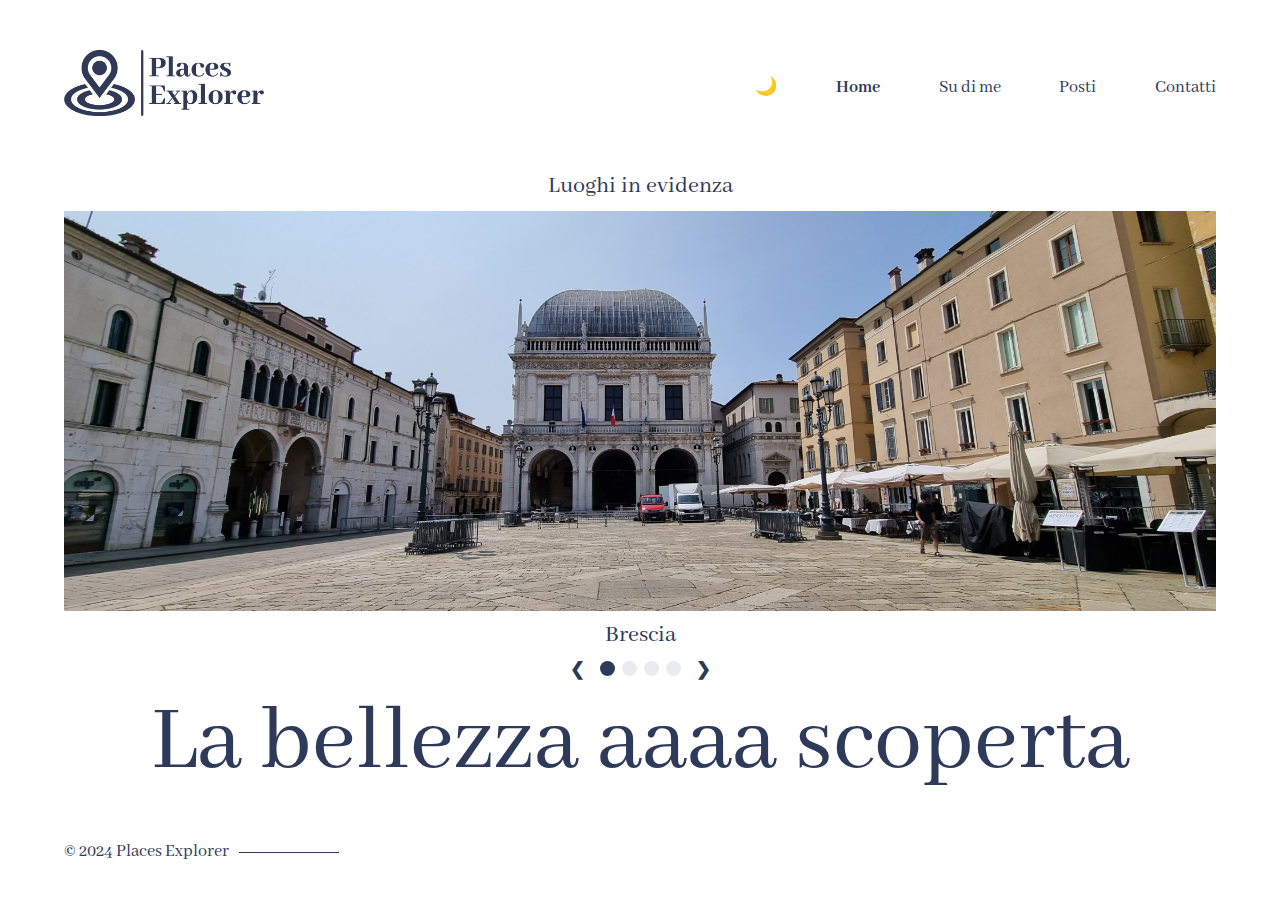
<file: index.html>
<!-- 
  problemi
- slideshow automatica non va
- dark mode non rimane attiva in tutti i siti (sessioni in js non vanno)
- dark mode incompleta
- provare a fare unico div che stampa tutte le immagini in modo dinamico da js nella slideshow dell'index
- possibile casella di ricerca per cercare luoghi (database che memorizza nomeluogo) usando ajax
-->


<!DOCTYPE html>
<html lang="it">
  <head>
    <meta charset="UTF-8" />
    <meta name="viewport" content="width=device-width, initial-scale=1.0" />
    <link rel="preconnect" href="https://fonts.googleapis.com" />
    <link rel="preconnect" href="https://fonts.gstatic.com" crossorigin />
    <link href='https://fonts.googleapis.com/css?family=Abhaya Libre' rel='stylesheet'>
    <link rel="icon" href="./favicon.ico" type="image/x-icon" />

    <link rel="stylesheet" href="css/style.css" />
    <link rel="stylesheet" href="css/index.css" />
    <script src="js/darkmode.js"></script>
    <script src="js/slideshow.js"></script>
    <title>PlacesExplorer | Home</title>

  </head>
  <body onload="cambioImg(1,4)">
    <div class="safe-area spaced-column">
      <nav>
        <div class="logo"><img src="img/logo.png" alt="Home" width="200" height="66"></div>
        <input type="checkbox" class="toggler" />
        <div class="hamburger"><div></div></div>
        <div class="menu">
          <button id="dark-switch" onclick="darkmode()">🌙</button>
          <a class="menu-item active" href="./index.html">Home</a>
          <a class="menu-item" href="./pages/about.html">Su di me</a>
          <a class="menu-item" href="./pages/places.html">Posti</a>
          <a class="menu-item" href="./pages/contacts.html">Contatti</a>
        </div>
      </nav>

      <br>
      <div class="text"><h3>Luoghi in evidenza</h3></div>
      <div class="content">
        <div class="slide-container">
          <div class="slide-image" id="1">
            <a href="pages/places.html"><img class="sl-image" src="./img/slideshow/1.jpg" style="width:100%"></a>
            <div class="text"><h3>Brescia</h3></div>
          </div>
      
          <div class="slide-image" id="2">
            <a href="pages/places.html"><img class="sl-image" src="./img/slideshow/2.jpg" style="width:100%"></a>
            <div class="text"><h3>Milano</h3></div>
          </div>
      
          <div class="slide-image" id="3">
            <a href="pages/places.html"><img class="sl-image" src="./img/slideshow/3.jpg" style="width:100%"></a>
            <div class="text"><h3>Roma</h3></div>
          </div>

          <div class="slide-image" id="4">
            <a href="pages/places.html"><img class="sl-image" src="./img/slideshow/4.jpg" style="width:100%"></a>
            <div class="text"><h3>Napoli</h3></div>
          </div>

          <br>
          <br>

          <div style="text-align:center">
            <span><a class="prev" onclick="cambioImg(-1,4)">❮</a></span>
            <span class="dot" onclick="cambioDot(1,4)"></span> 
            <span class="dot" onclick="cambioDot(2,4)"></span> 
            <span class="dot" onclick="cambioDot(3,4)"></span>
            <span class="dot" onclick="cambioDot(4,4)"></span>
            <span><a class="next" onclick="cambioImg(1,4)">❯</a></span>
          </div>
      
        </div>

        <br>
        <br>

        <h1 id="h1index">La bellezza aaaa scoperta</h1>
      </div>
      
      <div class="footer">© 2024 Places Explorer</div>
    </div>
  </body>
</html>
</file>
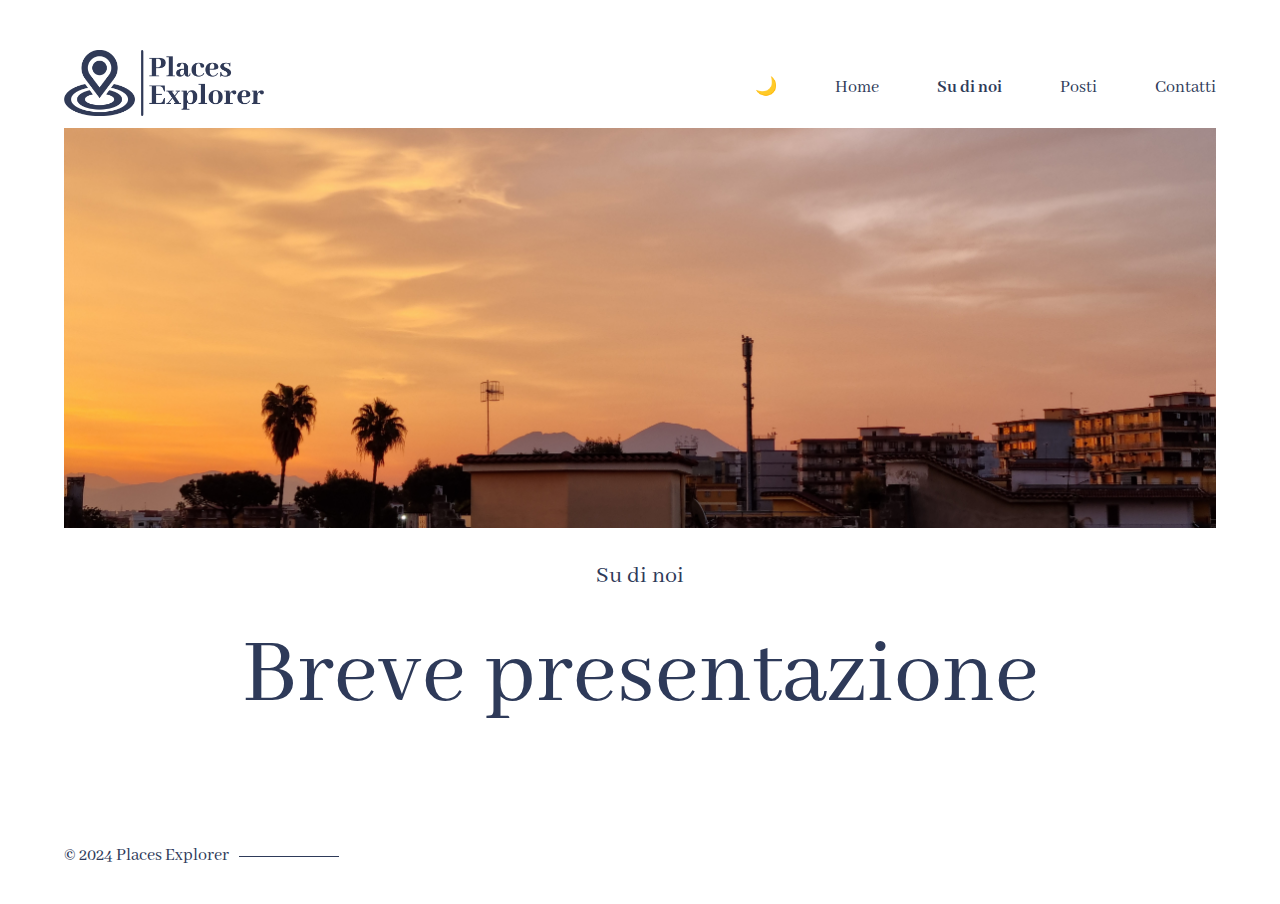
<file: pages/about.html>
<!DOCTYPE html>
<html lang="it">
  <head>
    <meta charset="UTF-8" />
    <meta http-equiv="X-UA-Compatible" content="IE=edge" />
    <meta name="viewport" content="width=device-width, initial-scale=1.0" />
    <link rel="preconnect" href="https://fonts.googleapis.com" />
    <link rel="preconnect" href="https://fonts.gstatic.com" crossorigin />
    <link href='https://fonts.googleapis.com/css?family=Abhaya Libre' rel='stylesheet'>
    <link rel="icon" href="../favicon.ico" type="image/x-icon" />
    <link rel="stylesheet" href="../css/style.css" />

    <script src="../js/darkmode.js"></script>
    <script src="../js/header-footer.js"></script>
    <title>PlacesExplorer | Su di noi</title>
  </head>
  <body onload="stampaHeader(); stampaFooter()">
    <div class="safe-area spaced-column">

      <div id="header"></div>

      <div class="content">
        <img class="main-image" src="../img/default.jpg"/>
        <h3>Su di noi</h3>
        <h1>Breve presentazione</h1>

        <br>
        <br>

        <!--<h3>Ciao a tutti! Una breve presentazione su di noi: siamo due ragazzi residenti in provincia di Brescia ccon una passione in comune: 
          saper trovare la bellezza in ogni luogo che visitiamo. Con le nostre foto ci poniamo l'obbiettivo di far riscoprire la bellezza che a causa della frenesia della vita quotidiana, 
          viene spesso messa in secondo piano. Per questo, da più di un anno gestiamo una pagina Instagram dove pubblichiamo (senza alcun tipo di modifica estetica) le foto più belle dei posti che visitiamo, 
          che siano foto di monumenti, panorami, foreste o semplicemente foto di tramonti incantevoli. 
          Con questo sito web vogliamo farci conoscere ancora più nel dettaglio e desideriamo ritagliarci questo nostro "spazio" tra noi e chi ci segue, in modo che i nostri follower 
          possano approfondire i luoghi che visitiamo e mettersi in contatto con noi per suggerimenti e idee su nuovi contenuti da pubblicare.</h3>
        <h3>-- Michele e Alan</h3>-->
      </div>

      <div id="footer"></div>
    </div>
  </body>
</html>
</file>
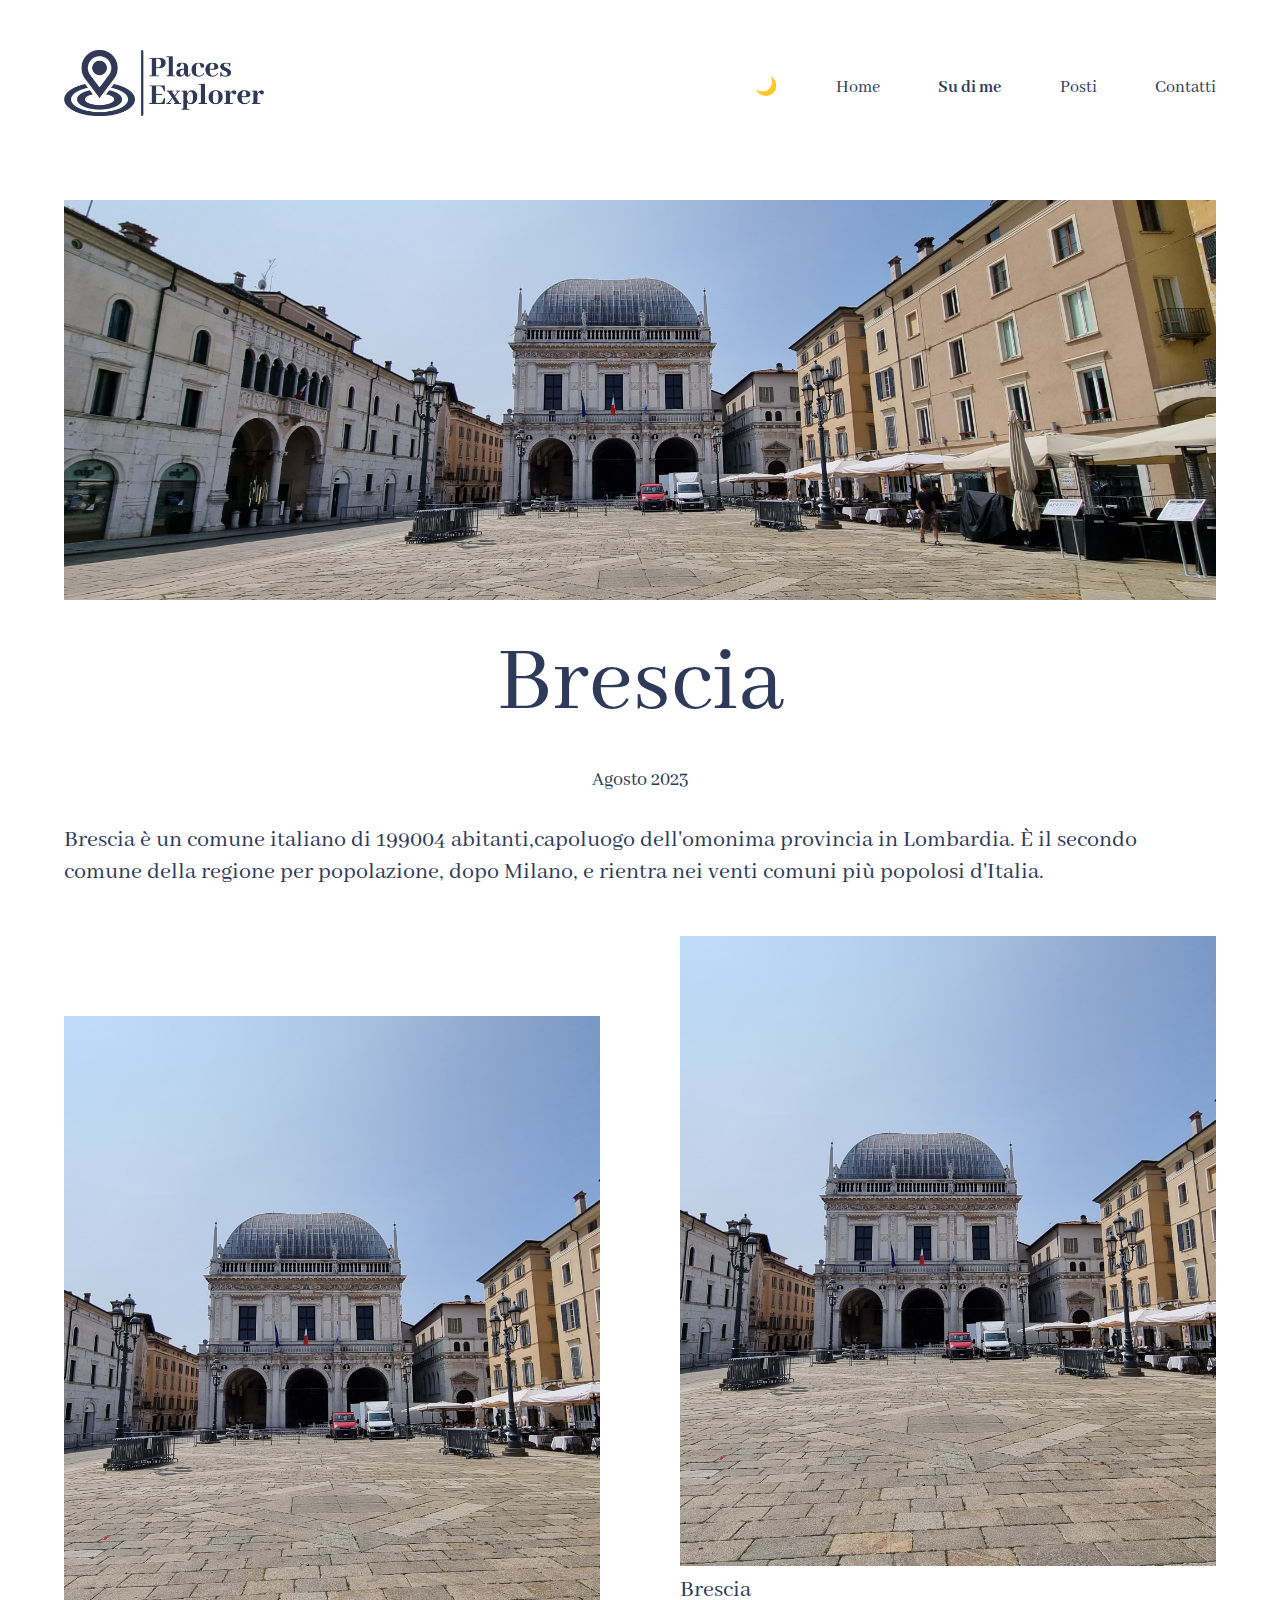
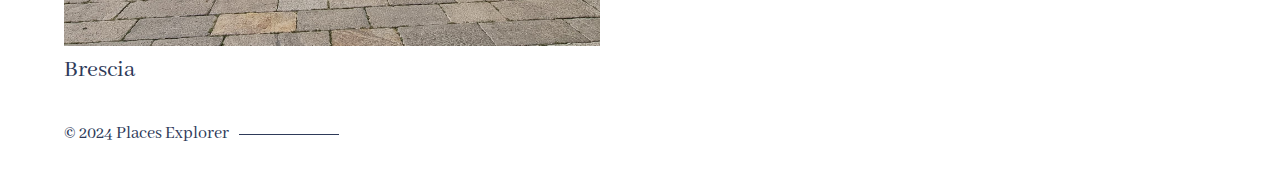
<file: pages/brescia.html>
<!DOCTYPE html>
<html lang="it">
  <head>
    <meta charset="UTF-8" />
    <meta http-equiv="X-UA-Compatible" content="IE=edge" />
    <meta name="viewport" content="width=device-width, initial-scale=1.0" />
    <link rel="preconnect" href="https://fonts.googleapis.com" />
    <link rel="preconnect" href="https://fonts.gstatic.com" crossorigin />
    <link href='https://fonts.googleapis.com/css?family=Abhaya Libre' rel='stylesheet'>
    <link rel="icon" href="../favicon.ico" type="image/x-icon" />
    <link rel="stylesheet" href="../css/style.css" />
    <link rel="stylesheet" href="../css/works.css" />
    <script src="../js/darkmode.js"></script>
    <title>PlacesExplorer | Brescia</title>
  </head>
  <body>
    <div class="safe-area spaced-column">
      <nav>
        <div class="logo"><a href="../index.html"><img src="../img/logo.png" alt="Home" width="200" height="66"></a></div>
        <input type="checkbox" class="toggler" />
        <div class="hamburger"><div></div></div>
        <div class="menu">
          <button id="dark-switch" onclick="darkmode()">🌙</button>
          <a class="menu-item" href="../index.html">Home</a>
          <a class="menu-item active" href="./about.html">Su di me</a>
          <a class="menu-item" href="./places.html">Posti</a>
          <a class="menu-item" href="./contacts.html">Contatti</a>
        </div>
      </nav>

      <br><br><br>

      <div class="content">
        <img
          class="main-image"
          src="../img/slideshow/1.jpg"
        />
        <h1>Brescia</h1>
        <h4>Agosto 2023</h4>
        <h3>
          Brescia è un comune italiano di 199004 abitanti,capoluogo dell'omonima provincia in Lombardia. 
          È il secondo comune della regione per popolazione, dopo Milano, e rientra nei venti comuni più popolosi d'Italia.
        </h3>
      </div>

      <br>
      <br>
       
      <div class="content">
        <div class="works-grid">
          <div class="work-item">
            <img src="../img/slideshow/1.jpg"/>
            <h3>Brescia</h3>
          </div>

          <div class="work-item">
            <img src="../img/slideshow/1.jpg"/>
            <h3>Brescia</h3>
          </div>
        </div>
      </div>
      <div class="footer">© 2024 Places Explorer</div> 
      </div>
    </div>
  </body>
</html>
</file>
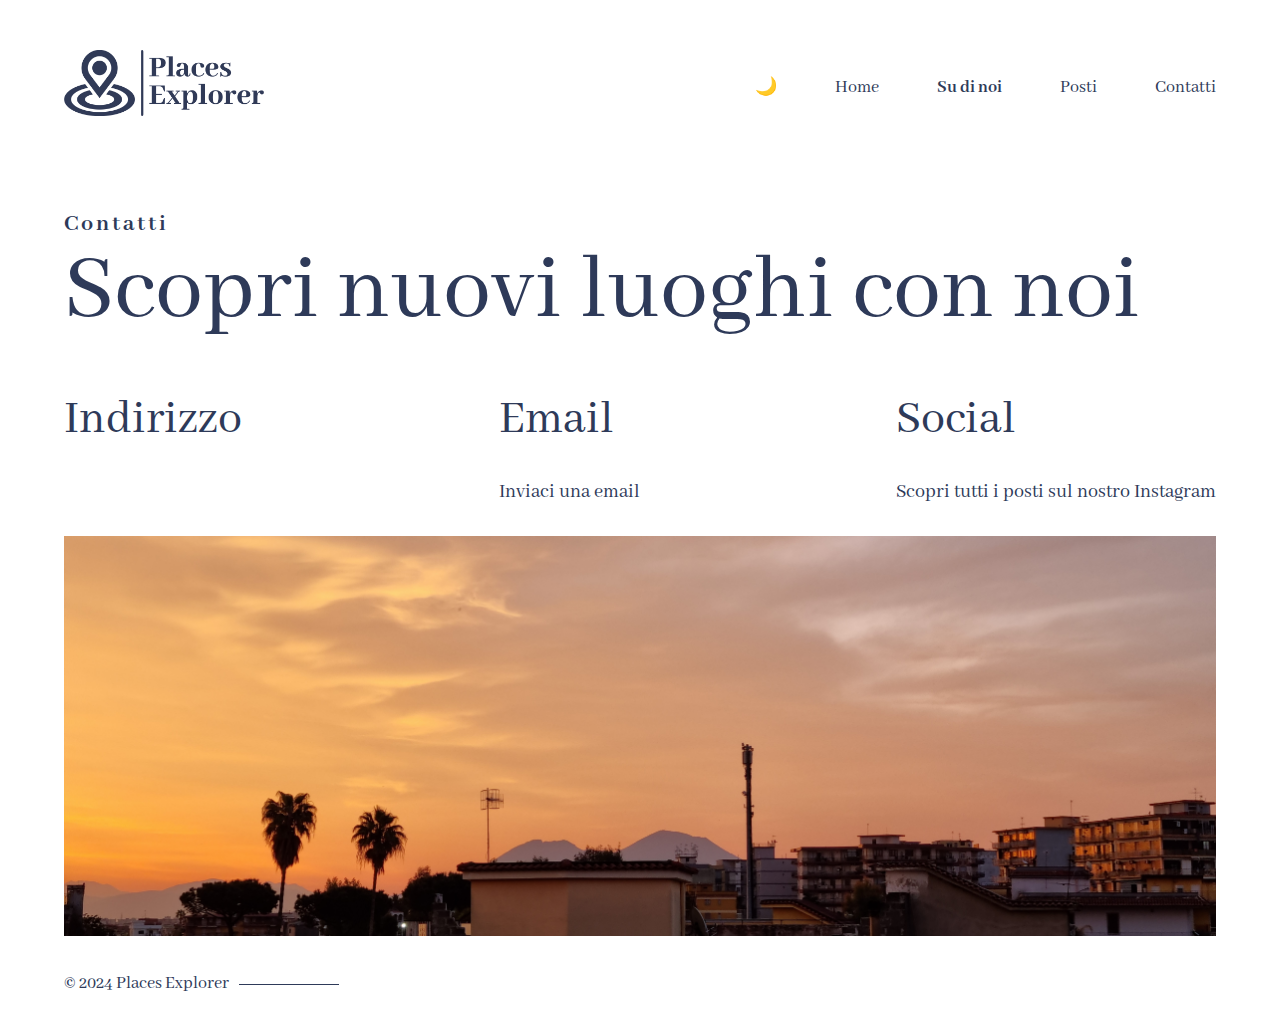
<file: pages/contacts.html>
<!DOCTYPE html>
<html lang="it">
  <head>
    <meta charset="UTF-8" />
    <meta http-equiv="X-UA-Compatible" content="IE=edge" />
    <meta name="viewport" content="width=device-width, initial-scale=1.0" />
    <link rel="preconnect" href="https://fonts.googleapis.com" />
    <link rel="preconnect" href="https://fonts.gstatic.com" crossorigin />
    <link href='https://fonts.googleapis.com/css?family=Abhaya Libre' rel='stylesheet'>
    <link rel="icon" href="../favicon.ico" type="image/x-icon" />
    <link rel="stylesheet" href="../css/style.css" />
    <link rel="stylesheet" href="../css/contacts.css" />

    <script src="../js/header-footer.js"></script>
    <script src="../js/darkmode.js"></script>
    <title>PlacesExplorer | Contatti</title>
  </head>
  <body onload="stampaHeader(); stampaFooter()">
    <div class="safe-area spaced-column">
      
      <div id="header"></div>

      <div class="content">
        <div class="title-block">
          <h3>Contatti</h3>
          <h1>Scopri nuovi luoghi con noi</h1>
        </div>
        <div class="contacts-section">
          <div class="contact-item">
            <h2>Indirizzo</h2>
            <!--<h4>Via Novagli 4, Roè Volciano (BS)</h4>-->
          </div>
          <div class="contact-item">
            <h2>Email</h2>
            <h4><a id="email" href="mailto:placesexplorer@gmail.com">Inviaci una email</a></h4>
          </div>
          <div class="contact-item">
            <h2>Social</h2>
            <h4><a id="dark-link" href="https://www.instagram.com/places.exe_/" target="_blank">Scopri tutti i posti sul nostro Instagram</a></h4>
          </div>
        </div>

        <img class="main-image" src="../img/default.jpg"/>
      </div>
      
      <div id="footer"></div>
    </div>
  </body>
</html>
</file>
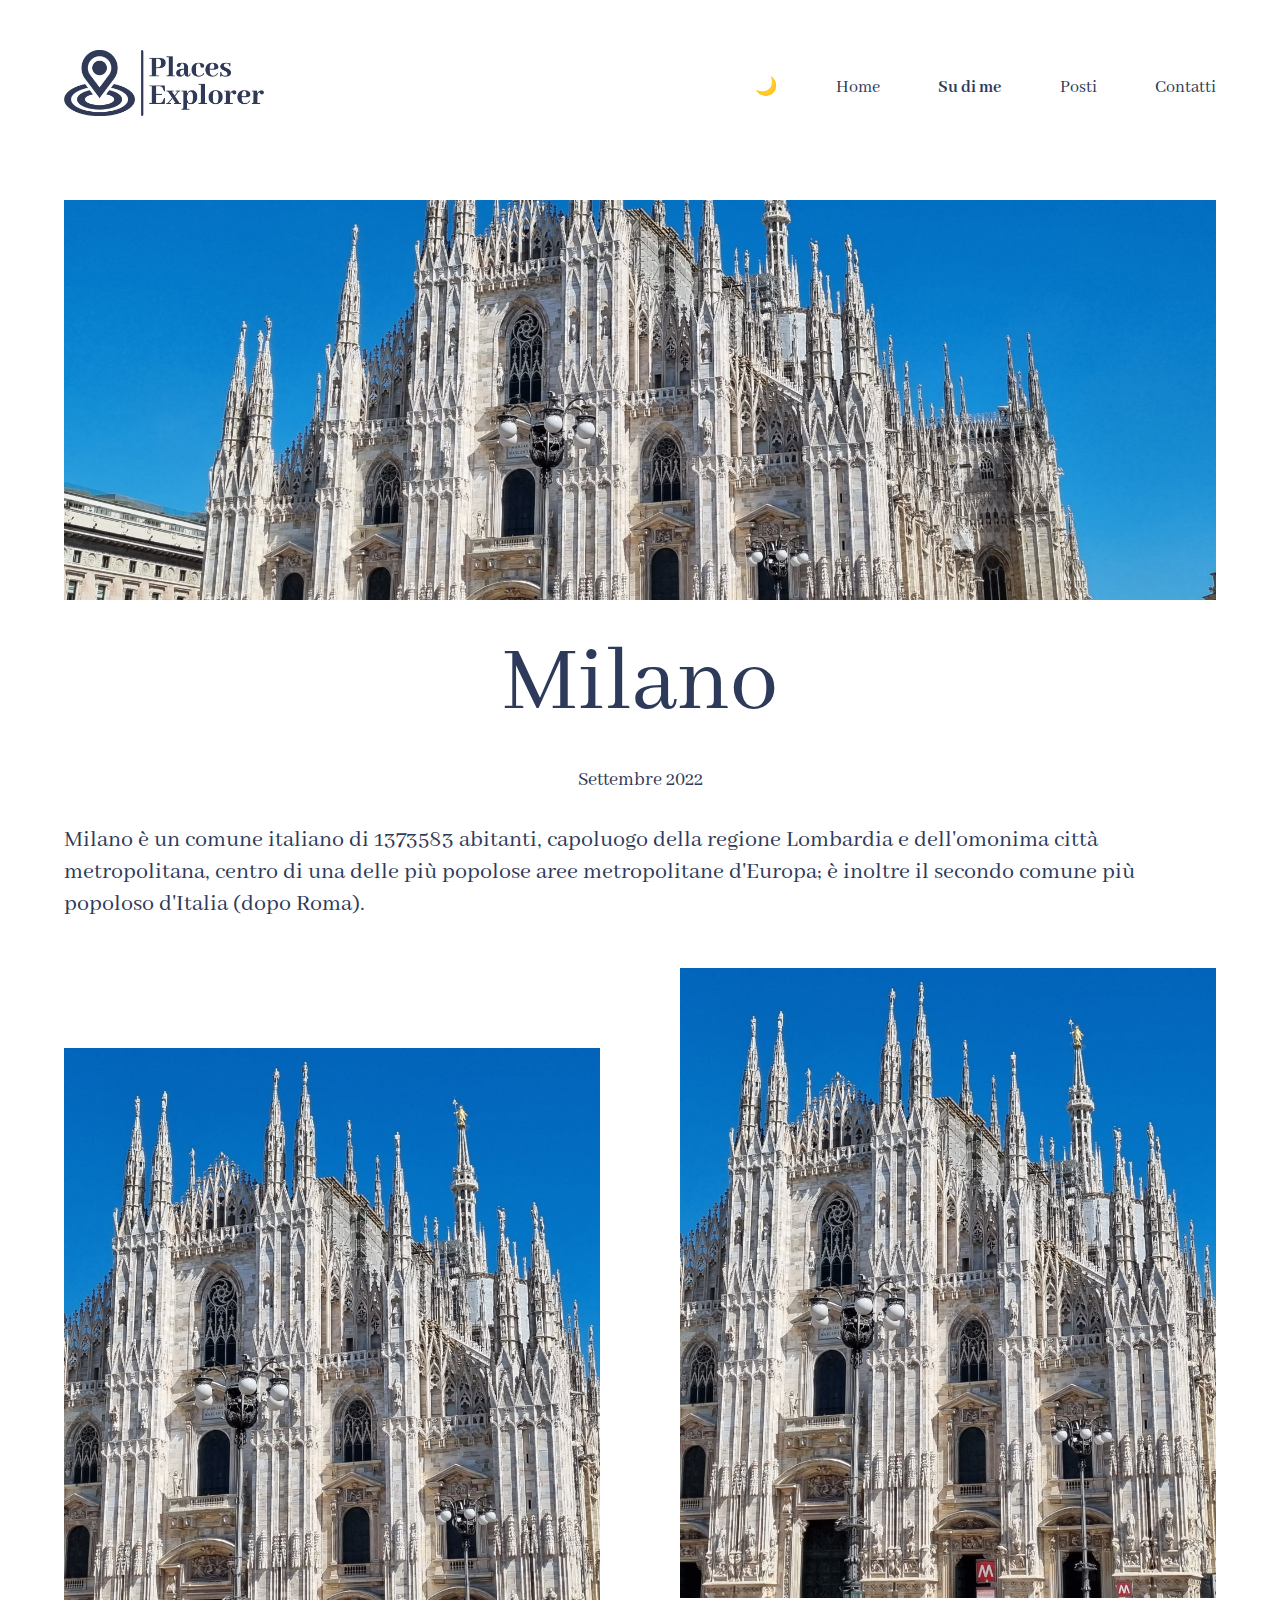
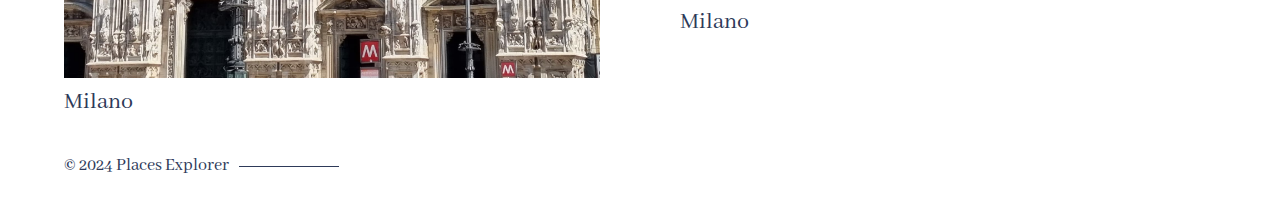
<file: pages/milano.html>
<!DOCTYPE html>
<html lang="it">
  <head>
    <meta charset="UTF-8" />
    <meta http-equiv="X-UA-Compatible" content="IE=edge" />
    <meta name="viewport" content="width=device-width, initial-scale=1.0" />
    <link rel="preconnect" href="https://fonts.googleapis.com" />
    <link rel="preconnect" href="https://fonts.gstatic.com" crossorigin />
    <link href='https://fonts.googleapis.com/css?family=Abhaya Libre' rel='stylesheet'>
    <link rel="icon" href="../favicon.ico" type="image/x-icon" />
    <link rel="stylesheet" href="../css/style.css" />
    <link rel="stylesheet" href="../css/works.css" />
    <script src="../js/darkmode.js"></script>
    <title>PlacesExplorer | Milano</title>
  </head>
  <body>
    <div class="safe-area spaced-column">
      <nav>
        <div class="logo"><a href="../index.html"><img src="../img/logo.png" alt="Home" width="200" height="66"></a></div>
        <input type="checkbox" class="toggler" />
        <div class="hamburger"><div></div></div>
        <div class="menu">
          <button id="dark-switch" onclick="darkmode()">🌙</button>
          <a class="menu-item" href="../index.html">Home</a>
          <a class="menu-item active" href="./about.html">Su di me</a>
          <a class="menu-item" href="./places.html">Posti</a>
          <a class="menu-item" href="./contacts.html">Contatti</a>
        </div>
      </nav>

      <br><br><br>

      <div class="content">
        <img
          class="main-image"
          src="../img/slideshow/2.jpg"
        />
        <h1>Milano</h1>
        <h4>Settembre 2022</h4>
        <h3>
          Milano è un comune italiano di 1373583 abitanti, capoluogo della regione Lombardia e dell'omonima città metropolitana, 
          centro di una delle più popolose aree metropolitane d'Europa; è inoltre il secondo comune più popoloso d'Italia (dopo Roma).
        </h3>
      </div>

      <br>
      <br>
       
      <div class="content">
        <div class="works-grid">
          <div class="work-item">
            <img src="../img/slideshow/2.jpg"/>
            <h3>Milano</h3>
          </div>

          <div class="work-item">
            <img src="../img/slideshow/2.jpg"/>
            <h3>Milano</h3>
          </div>
        </div>
      </div>
      <div class="footer">© 2024 Places Explorer</div>
      </div>
    </div>
  </body>
</html>
</file>
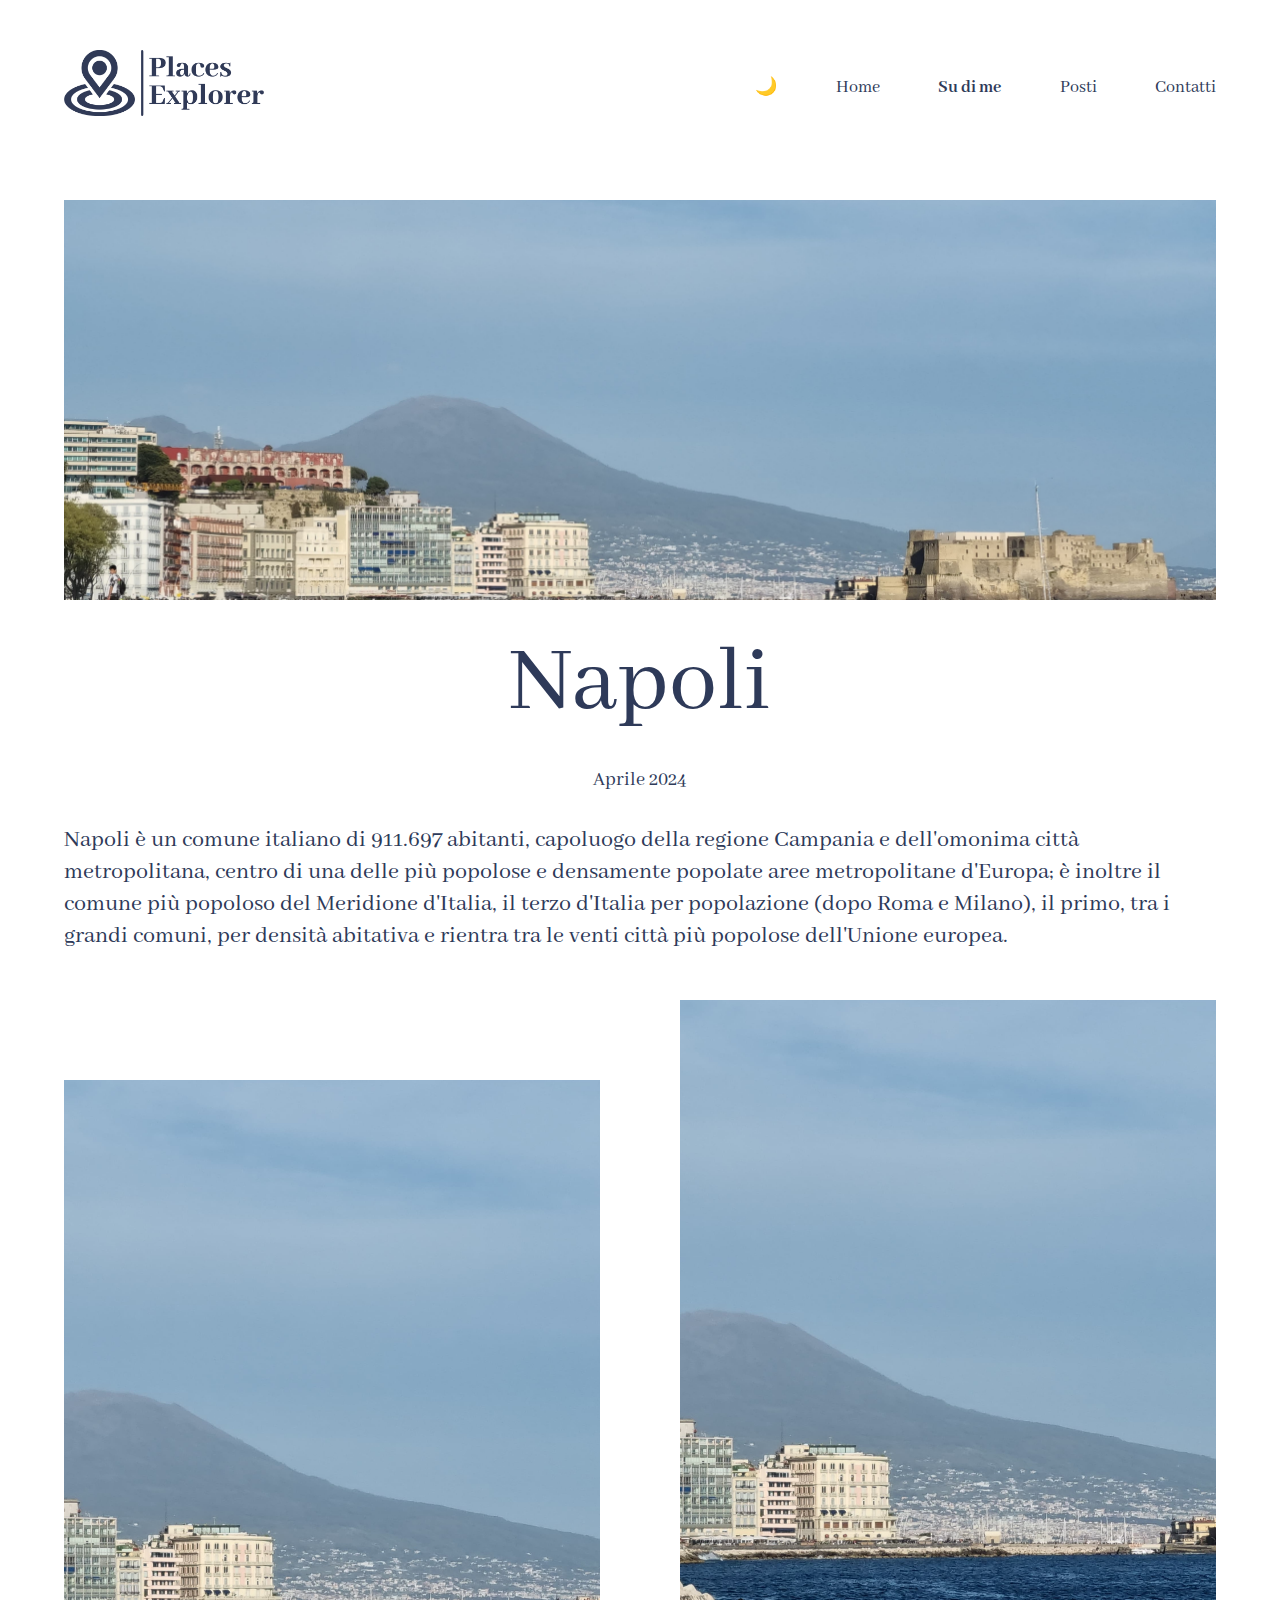
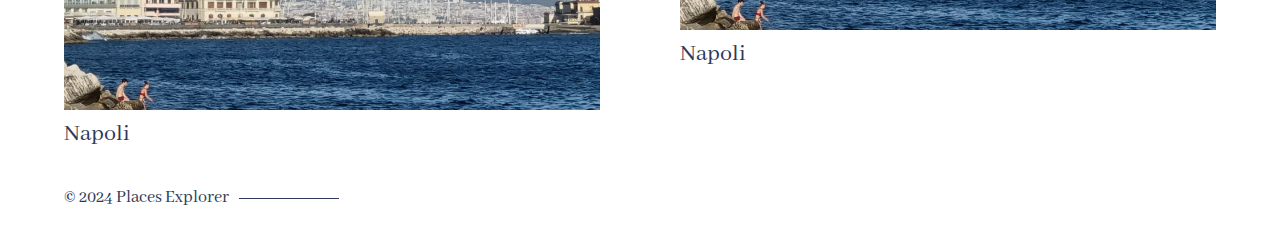
<file: pages/napoli.html>
<!DOCTYPE html>
<html lang="it">
  <head>
    <meta charset="UTF-8" />
    <meta http-equiv="X-UA-Compatible" content="IE=edge" />
    <meta name="viewport" content="width=device-width, initial-scale=1.0" />
    <link rel="preconnect" href="https://fonts.googleapis.com" />
    <link rel="preconnect" href="https://fonts.gstatic.com" crossorigin />
    <link href='https://fonts.googleapis.com/css?family=Abhaya Libre' rel='stylesheet'>
    <link rel="icon" href="../favicon.ico" type="image/x-icon" />
    <link rel="stylesheet" href="../css/style.css" />
    <link rel="stylesheet" href="../css/works.css" />
    <script src="../js/darkmode.js"></script>
    <title>PlacesExplorer | Napoli</title>
  </head>
  <body>
    <div class="safe-area spaced-column">
      <nav>
        <div class="logo"><a href="../index.html"><img src="../img/logo.png" alt="Home" width="200" height="66"></a></div>
        <input type="checkbox" class="toggler" />
        <div class="hamburger"><div></div></div>
        <div class="menu">
          <button id="dark-switch" onclick="darkmode()">🌙</button>
          <a class="menu-item" href="../index.html">Home</a>
          <a class="menu-item active" href="./about.html">Su di me</a>
          <a class="menu-item" href="./places.html">Posti</a>
          <a class="menu-item" href="./contacts.html">Contatti</a>
        </div>
      </nav>

      <br><br><br>

      <div class="content">
        <img
          class="main-image"
          src="../img/slideshow/4.jpg"
        />
        <h1>Napoli</h1>
        <h4>Aprile 2024</h4>
        <h3>
          Napoli è un comune italiano di 911.697 abitanti, capoluogo della regione Campania e dell'omonima città metropolitana, 
          centro di una delle più popolose e densamente popolate aree metropolitane d'Europa; 
          è inoltre il comune più popoloso del Meridione d'Italia, il terzo d'Italia per popolazione (dopo Roma e Milano), 
          il primo, tra i grandi comuni, per densità abitativa e rientra tra le venti città più popolose dell'Unione europea.
        </h3>
      </div>

      <br>
      <br>
       
      <div class="content">
        <div class="works-grid">
          <div class="work-item">
            <img src="../img/slideshow/4.jpg"/>
            <h3>Napoli</h3>
          </div>

          <div class="work-item">
            <img src="../img/slideshow/4.jpg"/>
            <h3>Napoli</h3>
          </div>
        </div>
      </div>
      <div class="footer">© 2024 Places Explorer</div>
      </div>
    </div>
  </body>
</html>
</file>
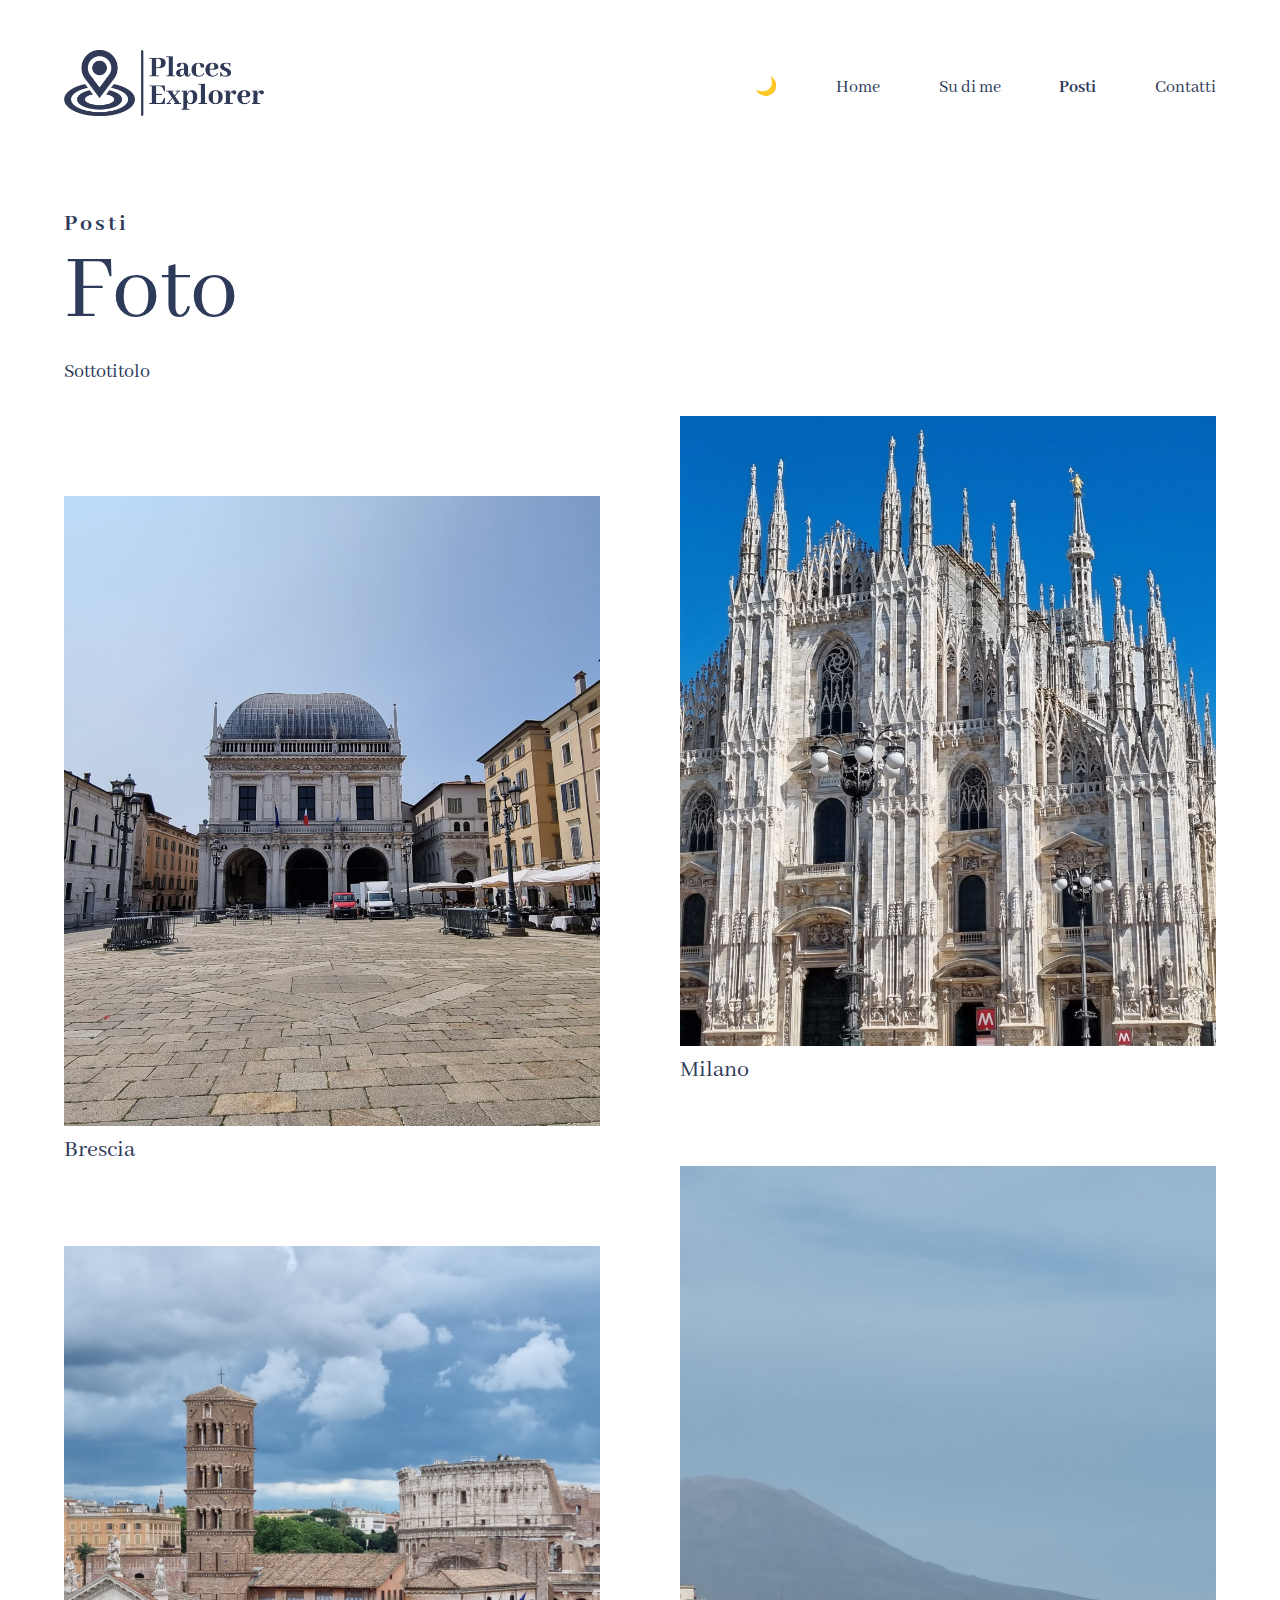
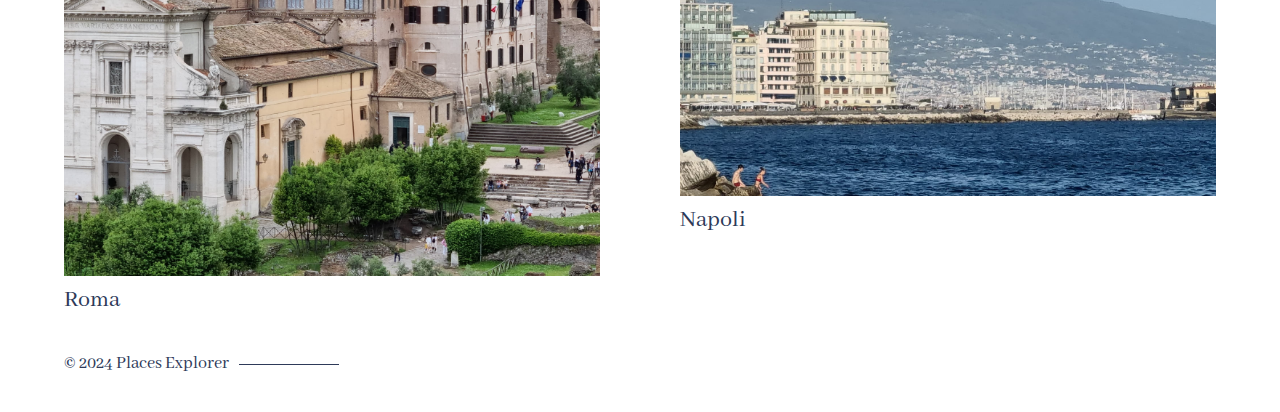
<file: pages/places.html>
<!DOCTYPE html>
<html lang="it">
  <head>
    <meta charset="UTF-8" />
    <meta http-equiv="X-UA-Compatible" content="IE=edge" />
    <meta name="viewport" content="width=device-width, initial-scale=1.0" />
    <link rel="preconnect" href="https://fonts.googleapis.com" />
    <link rel="preconnect" href="https://fonts.gstatic.com" crossorigin />
    <link href='https://fonts.googleapis.com/css?family=Abhaya Libre' rel='stylesheet'>
    <link rel="icon" href="../favicon.ico" type="image/x-icon" />
    <link rel="stylesheet" href="../css/style.css" />
    <link rel="stylesheet" href="../css/works.css" />
    <script src="../js/darkmode.js"></script>
    <title>PlacesExplorer | Posti</title>
  </head>
  <body>
    <div class="safe-area spaced-column">
      <nav>
        <div class="logo"><a href="../index.html"><img src="../img/logo.png" alt="Home" width="200" height="66"></a></div>
        <input type="checkbox" class="toggler" />
        <div class="hamburger"><div></div></div>
        <div class="menu">
          <button id="dark-switch" onclick="darkmode()">🌙</button>
          <a class="menu-item" href="../index.html">Home</a>
          <a class="menu-item" href="./about.html">Su di me</a>
          <a class="menu-item active" href="./places.html">Posti</a>
          <a class="menu-item" href="./contacts.html">Contatti</a>
        </div>
      </nav>
      <div class="content">
        <div class="title-block">
          <h3>Posti</h3>
          <h1>Foto</h1>
          <h4>Sottotitolo</h4>
        </div>
        <div class="works-grid">
          <div class="work-item">
            <a href="brescia.html"><img src="../img/slideshow/1.jpg"/></a>
            <h3>Brescia</h3>
          </div>

          <div class="work-item">
            <a href="milano.html"><img src="../img/slideshow/2.jpg"/></a>
            <h3>Milano</h3>
          </div>

          <div class="work-item">
            <a href="roma.html"><img src="../img/slideshow/3.jpg"/></a>
            <h3>Roma</h3>
          </div>

          <div class="work-item">
            <a href="napoli.html"><img src="../img/slideshow/4.jpg"/></a>
            <h3>Napoli</h3>
          </div>
        </div>
      </div>
      <div class="footer">© 2024 Places Explorer</div>
    </div>
  </body>
</html>
</file>
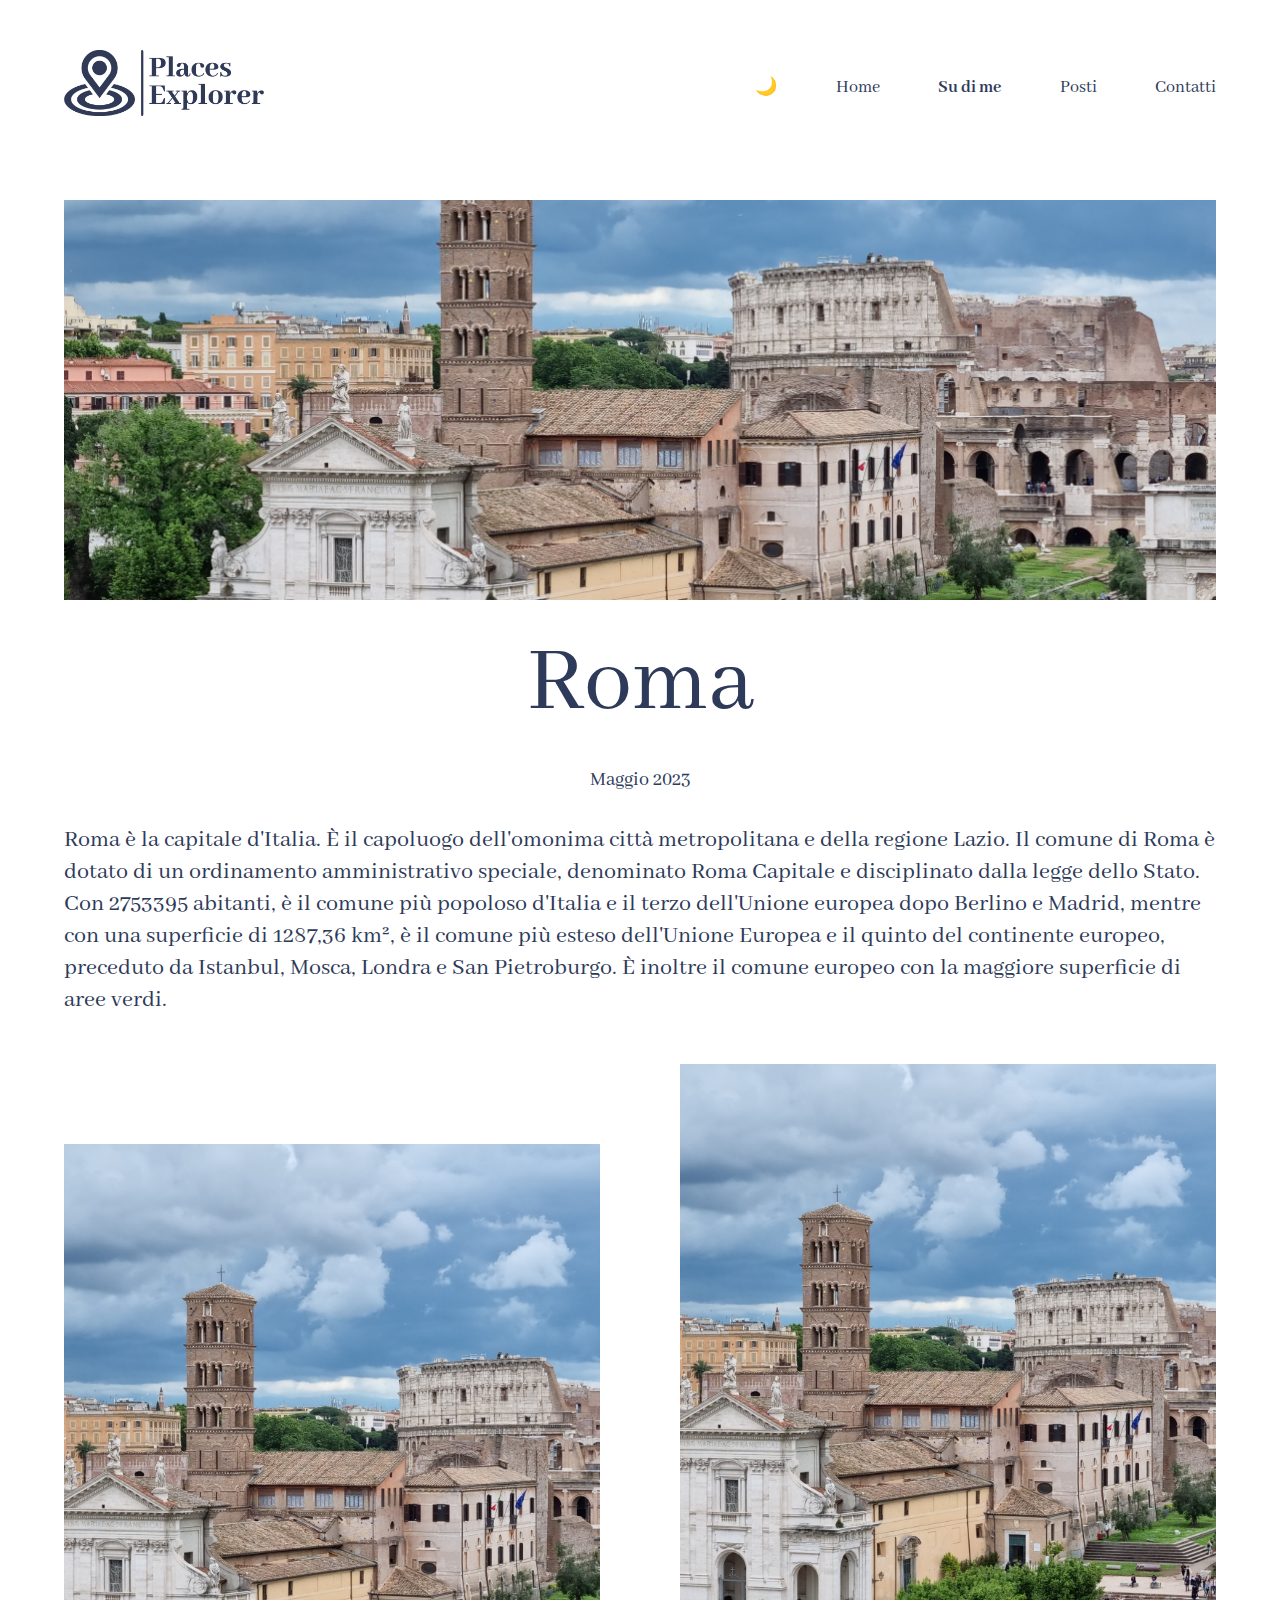
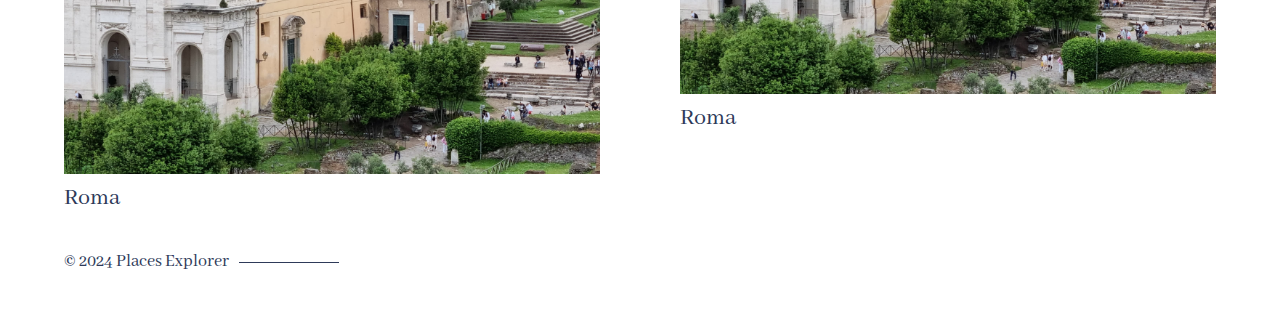
<file: pages/roma.html>
<!DOCTYPE html>
<html lang="it">
  <head>
    <meta charset="UTF-8" />
    <meta http-equiv="X-UA-Compatible" content="IE=edge" />
    <meta name="viewport" content="width=device-width, initial-scale=1.0" />
    <link rel="preconnect" href="https://fonts.googleapis.com" />
    <link rel="preconnect" href="https://fonts.gstatic.com" crossorigin />
    <link href='https://fonts.googleapis.com/css?family=Abhaya Libre' rel='stylesheet'>
    <link rel="icon" href="../favicon.ico" type="image/x-icon" />
    <link rel="stylesheet" href="../css/style.css" />
    <link rel="stylesheet" href="../css/works.css" />
    <script src="../js/darkmode.js"></script>
    <title>PlacesExplorer | Roma</title>
  </head>
  <body>
    <div class="safe-area spaced-column">
      <nav>
        <div class="logo"><a href="../index.html"><img src="../img/logo.png" alt="Home" width="200" height="66"></a></div>
        <input type="checkbox" class="toggler" />
        <div class="hamburger"><div></div></div>
        <div class="menu">
          <button id="dark-switch" onclick="darkmode()">🌙</button>
          <a class="menu-item" href="../index.html">Home</a>
          <a class="menu-item active" href="./about.html">Su di me</a>
          <a class="menu-item" href="./places.html">Posti</a>
          <a class="menu-item" href="./contacts.html">Contatti</a>
        </div>
      </nav>

      <br><br><br>

      <div class="content">
        <img
          class="main-image"
          src="../img/slideshow/3.jpg"
        />
        <h1>Roma</h1>
        <h4>Maggio 2023</h4>
        <h3>
          Roma è la capitale d'Italia. È il capoluogo dell'omonima città metropolitana e della regione Lazio. 
          Il comune di Roma è dotato di un ordinamento amministrativo speciale, denominato Roma Capitale e disciplinato dalla legge dello Stato.
          Con 2753395 abitanti, è il comune più popoloso d'Italia e il terzo dell'Unione europea dopo Berlino e Madrid, 
          mentre con una superficie di 1287,36 km², è il comune più esteso dell'Unione Europea e il quinto del continente europeo, 
          preceduto da Istanbul, Mosca, Londra e San Pietroburgo. È inoltre il comune europeo con la maggiore superficie di aree verdi.
        </h3>
      </div>

      <br>
      <br>
       
      <div class="content">
        <div class="works-grid">
          <div class="work-item">
            <img src="../img/slideshow/3.jpg"/>
            <h3>Roma</h3>
          </div>

          <div class="work-item">
            <img src="../img/slideshow/3.jpg"/>
            <h3>Roma</h3>
          </div>
        </div>
      </div>
      <div class="footer">© 2024 Places Explorer</div>
      </div>
    </div>
  </body>
</html>
</file>
<file: css/style.css>
:root {
  --primary800: #0e111b;
  --primary500: #2e3a59;
  --primary400: #434e6a;
  --gray100: #f7f7fc;
  --gray200: #eaebee;
}

* {
  margin: 0;
}

body, #dark-switch {
  font-family: "Abhaya Libre", sans-serif;
  font-size: 1.125rem;
  line-height: 24px;

}

h1 {
  font-size: 6rem;
  line-height: 104px;
}

h2 {
  font-size: 3rem;
  line-height: 56px;
}

h3 {
  font-size: 1.5rem;
  line-height: 32px;
}

h4 {
  font-size: 1.25rem;
  line-height: 24px;
}

h1,
h2,
h3,
h4,
h5,
h6,
p{
  color: var(--primary500);
  font-weight: normal;
}

#h1index{
  text-align: center;
}

a,
a:visited,
a:focus {
  text-decoration: none;
  color: var(--primary500);
}

.logo {
  font-size: 1.5rem;
  line-height: 32px;
}

nav .logo {
  font-weight: bold;
  color: var(--primary500);
}

nav .menu {
  display: flex;
  width: 40%;
  justify-content: space-between;
  flex-direction: row;
}

nav {
  display: flex;
  height: 80px;
  flex-direction: row;
  margin-top: 3rem;
  justify-content: space-between;
  align-items: center;
}

.active {
  font-weight: bold;
  /* color: red; */
}

.safe-area {
  max-width: 1200px;
  width: 90vw;
  margin-inline: auto;
  min-height: 100vh;
}

.spaced-column {
  display: flex;
  flex-direction: column;
  justify-content: space-between;
}

.content {
  display: flex;
  flex-direction: column;
  align-items: center;
  justify-content: center;
}

.content > :not(:last-child) {
  margin-bottom: 2rem;
}

.main-image {
  width: 100%;
  height: 400px;
  object-fit: cover;
  /* object-position: center; */
  display: block;
}

.full-width-img {
  width: 100%;
}

.title-block {
  width: 100%;
  margin-top: 5rem;
  margin-bottom: 5rem;
}

.title-block h1 {
  margin-bottom: 1rem;
}

.title-block h3 {
  letter-spacing: 3px;
  font-weight: bold;
}

.footer {
  padding-top: 2em;
  padding-bottom: 2em;
  color: var(--primary500);
  position: relative;
}

.footer::after {
  content: "";
  position: absolute;
  width: 100px;
  height: 1px;
  top: 50%;
  margin-left: 10px;
  background-color: var(--primary500);
}

.toggler {
  display: none;
}

/* @media (max-width: 1200px) {
  .safe-area {
    padding-inline: 1.5rem;
  }
} */

@media (max-width: 768px) {
  h1 {
    font-size: 2.5rem;
    line-height: 44px;
  }
  h2 {
    font-size: 2rem;
    line-height: 40px;
  }
  h3 {
    font-size: 1.125rem;
    line-height: 24px;
  }
  .title-block {
    margin-top: 0;
  }

  .toggler {
    opacity: 0;
    z-index: 3;
    display: block;
    cursor: pointer;
    width: 30px;
    height: 10px;
  }

  .hamburger {
    position: absolute;
    right: 0;
    z-index: 2;
    width: 30px;
    height: 10px;
    display: flex;
    flex-direction: column;
    align-items: center;
    justify-content: flex-end;
  }
  .hamburger > div {
    position: relative;
    width: 100%;
    height: 3px;
    background-color: var(--primary500);
  }

  .hamburger > div:before {
    content: "";
    position: absolute;
    top: -10px;
    background-color: inherit;
    width: 100%;
    height: 3px;
  }

  .toggler:checked {
    height: 30px;
  }

  .toggler:checked + .hamburger > div {
    transform: rotate(135deg);
    position: absolute;
    top: 0;
  }

  .toggler:checked + .hamburger > div:before {
    transform: rotate(90deg);
    top: 0;
  }

  .toggler:checked ~ .menu {
    display: flex;
    z-index: 1;
  }

  nav {
    position: relative;
  }

  nav .menu {
    position: fixed;
    height: 100vh;
    width: 100vw;
    display: none;
    flex-direction: column;
    justify-content: center;
    align-items: center;
    top: 50%;
    left: 50%;
    background-color: white;
    transform: translate(-50%, -50%);
    font-size: 1.7rem;
  }
}

.dark-mode{
  background-color: black;

  .menu{
    background-color: black;
  }

  .menu-item, h1, h2, h3, h4, .footer, #dark-switch, #dark-link{
    color: white;
  }

  /*non cambia immagine correttamente*/
  .logo img{
    background: cover;
    background: url(../img/logowhite.png);
  }
}

#dark-switch{
  padding: 0;
  border: none;
  background: none;
}
</file>
<file: css/index.css>
/*slideshow*/
.text{
    text-align: center;
  }
  
.slide-container{
    width: 100%;
    height: 400px;
}
  
.slide-image {
    width: 100%;
    height: 400px;
    object-fit: cover;
    /* object-position: center; */
    display: none;
}
  
/* Stile per i pulsanti "prev" e "next"*/
.prev, .next {
    cursor: pointer;
    padding: 10px;
    color: var(--primary500);
    font-weight: bold;
    font-size: 20;
    user-select: none;
}
  
/*Stile per i "dot"*/
.dot {
    cursor: pointer;
    height: 15px;
    width: 15px;
    margin: -1px 2px;
    background-color: var(--gray200);
    border-radius: 50%;
    display: inline-block;
    transition: background-color 0.6s ease;
    font-weight: bold;
    font-size: 18px;   
}
  
/* Cambia colore dei "dot" attivi */
  .dot.active {
    background-color:  var(--primary500);
}

.sl-image {
    width: 100%;
    height: 400px;
    object-fit: cover;
    transition: 1s;
    left: 0;
}
</file>
<file: css/works.css>
.works-grid {
  display: grid;
  grid-template-columns: repeat(2, 1fr);
  width: 100%;
  gap: 0 5rem;
}

.works-grid > :nth-child(odd) {
  margin-top: 5rem;
}

.work-item img {
  width: 100%;
  height: 630px;
  object-fit: cover;
  background-color: black;
}

@media (max-width: 768px) {
  .works-grid {
    grid-template-columns: repeat(1, 1fr);
    gap: 3rem 0;
  }

  .works-grid > :nth-child(odd) {
    margin-top: 0;
  }
  .work-item img {
    height: 300px;
  }
}
</file>
<file: css/contacts.css>
.contacts-section {
  display: flex;
  flex-direction: row;
  justify-content: space-between;
  width: 100%;
}

.contact-item h2 {
  margin-bottom: 2rem;
}
@media (max-width: 768px) {
  .contacts-section {
    flex-direction: column;
  }

  .contact-item h2 {
    margin-bottom: 0;
  }

  .contacts-section > :not(:last-child) {
    margin-bottom: 2rem;
  }
}
</file>
